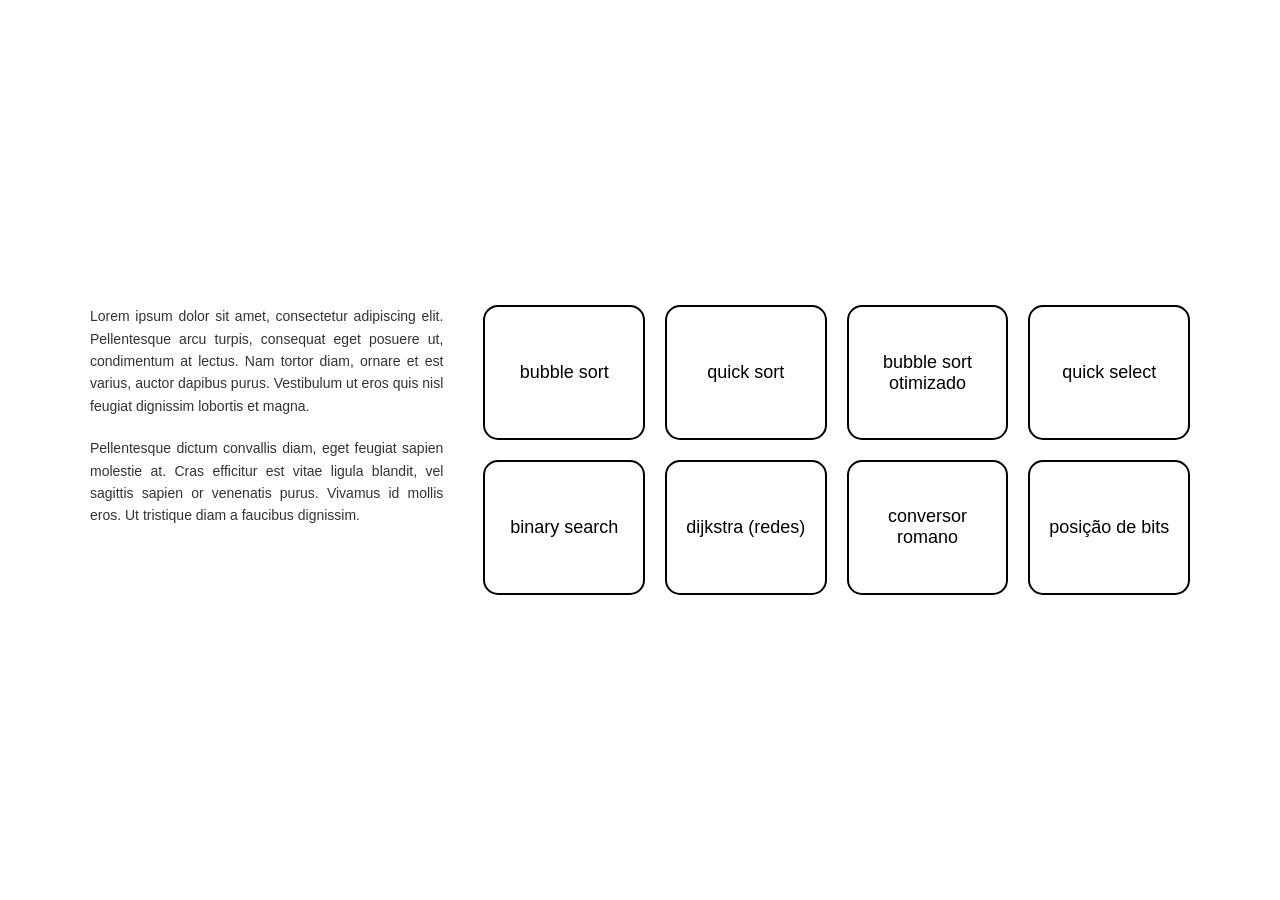
<file: public/index.html>
<!DOCTYPE html>
<html lang="pt-BR">
<head>
    <meta charset="UTF-8">
    <meta name="viewport" content="width=device-width, initial-scale=1.0">
    <title>Plataforma de Aprendizado - Algoritmos</title>
    <link rel="stylesheet" href="style.css">
</head>
<body>

    <div class="container">
        <!-- Coluna de Texto Lateral (Contexto do Projeto) -->
        <aside class="texto-lateral">
            <p>Lorem ipsum dolor sit amet, consectetur adipiscing elit. Pellentesque arcu turpis, consequat eget posuere ut, condimentum at lectus. Nam tortor diam, ornare et est varius, auctor dapibus purus. Vestibulum ut eros quis nisl feugiat dignissim lobortis et magna.</p>
            <p>Pellentesque dictum convallis diam, eget feugiat sapien molestie at. Cras efficitur est vitae ligula blandit, vel sagittis sapien or venenatis purus. Vivamus id mollis eros. Ut tristique diam a faucibus dignissim.</p>
        </aside>

        <!-- Grade de Caixas Interativas baseada no layout tela.png -->
        <main class="grade-algoritmos">
            <div class="caixa-card" onclick="window.location.href='/bubble-sort.html'">
                <span>bubble sort</span>
            </div>
            <div class="caixa-card" onclick="window.location.href='/quick-sort.html'">
                <span>quick sort</span>
            </div>
            <div class="caixa-card" onclick="window.location.href='/bubble-sort-otimizado.html'">
                <span>bubble sort otimizado</span>
            </div>
            <div class="caixa-card" onclick="window.location.href='/quick-select.html'">
                <span>quick select</span>
            </div>
            <div class="caixa-card" onclick="window.location.href='/busca-binaria.html'">
                <span>binary search</span>
            </div>
            <div class="caixa-card" onclick="window.location.href='/dijkstra.html'">
                <span>dijkstra (redes)</span>
            </div>
            <div class="caixa-card" onclick="window.location.href='/romanos.html'">
                <span>conversor romano</span>
            </div>
            <div class="caixa-card" onclick="window.location.href='/bits-positivos.html'">
                <span>posição de bits</span>
            </div>
        </main>
    </div>

</body>
</html>
</file>
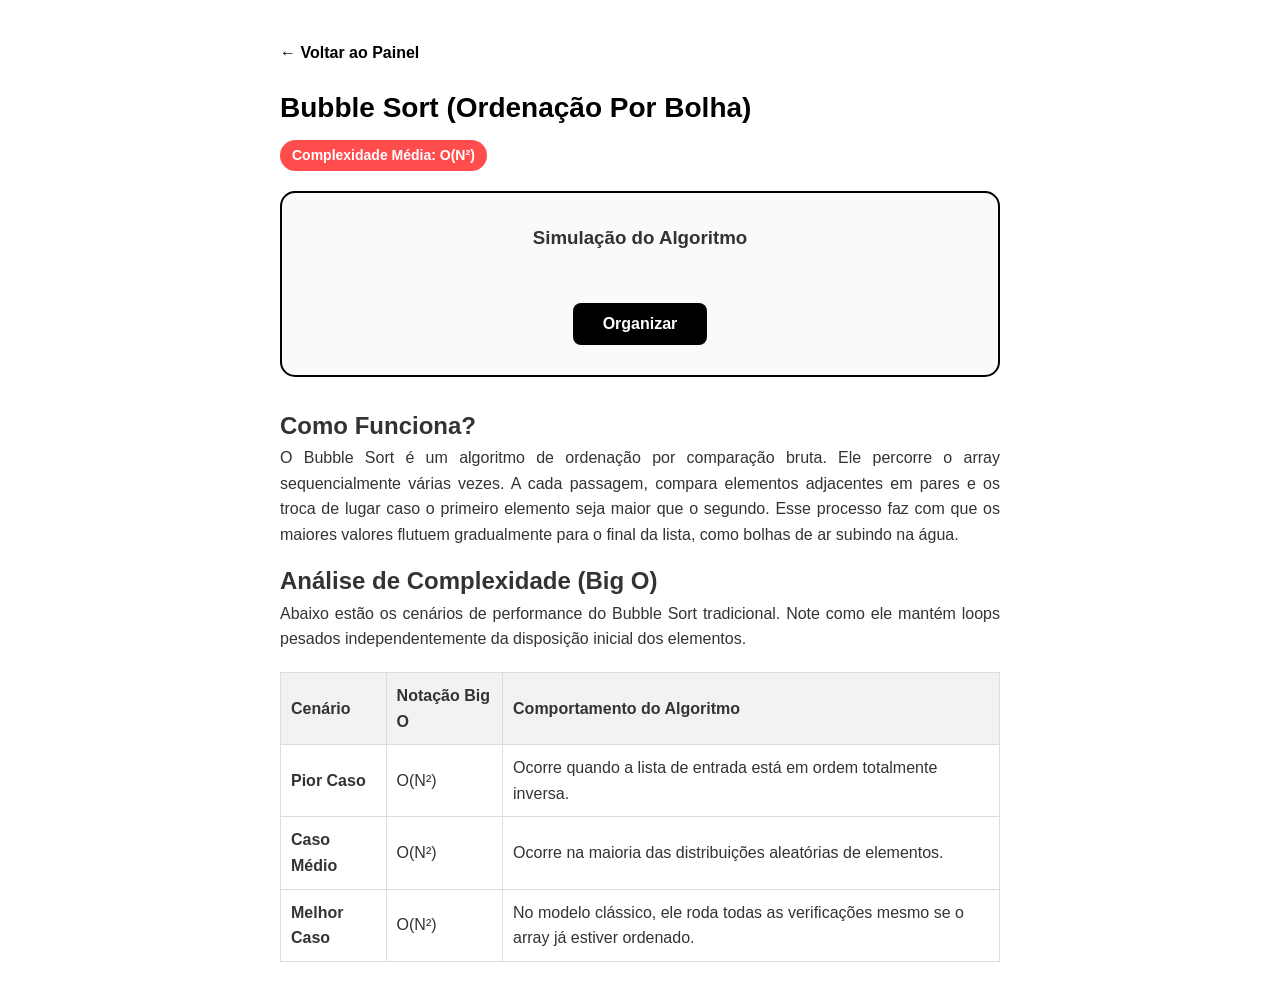
<file: public/bubble-sort.html>
<!DOCTYPE html>
<html lang="pt-BR">
<head>
    <meta charset="UTF-8">
    <meta name="viewport" content="width=device-width, initial-scale=1.0">
    <title>Instrução - Bubble Sort</title>
    <style>
        * {
            box-sizing: border-box;
            margin: 0;
            padding: 0;
            font-family: Arial, sans-serif;
        }

        body {
            padding: 40px;
            background-color: #ffffff;
            color: #333333;
            max-width: 800px;
            margin: 0 auto;
            line-height: 1.6;
        }

        .voltar {
            display: inline-block;
            margin-bottom: 20px;
            color: #000000;
            text-decoration: none;
            font-weight: bold;
        }

        h1 {
            font-size: 28px;
            margin-bottom: 10px;
            color: #000000;
            text-transform: capitalize;
        }

        .badge-performance {
            display: inline-block;
            background-color: #ff4d4d;
            color: white;
            padding: 4px 12px;
            border-radius: 20px;
            font-size: 14px;
            font-weight: bold;
            margin-bottom: 20px;
        }

        .painel-simulacao {
            border: 2px solid #000000;
            border-radius: 15px;
            padding: 30px;
            margin-bottom: 30px;
            background-color: #fafafa;
            text-align: center;
        }

        .container-valores {
            display: flex;
            justify-content: center;
            gap: 15px;
            margin: 25px 0;
        }

        .bloco-numero {
            width: 50px;
            height: 50px;
            border: 2px solid #000000;
            border-radius: 8px;
            display: flex;
            justify-content: center;
            align-items: center;
            font-size: 20px;
            font-weight: bold;
            background-color: #ffffff;
            transition: all 0.3s ease;
        }

        .bloco-numero.ativo {
            background-color: #e6f7ff;
            border-color: #1890ff;
        }

        button {
            background-color: #000000;
            color: #ffffff;
            border: none;
            padding: 12px 30px;
            font-size: 16px;
            font-weight: bold;
            border-radius: 8px;
            cursor: pointer;
            transition: background-color 0.2s;
        }

        button:hover {
            background-color: #333333;
        }

        .explicacao {
            margin-top: 30px;
        }

        .explicacao p {
            margin-bottom: 15px;
            text-align: justify;
        }

        table {
            width: 100%;
            border-collapse: collapse;
            margin-top: 20px;
        }

        th, td {
            border: 1px solid #dddddd;
            text-align: left;
            padding: 10px;
        }

        th {
            background-color: #f2f2f2;
        }
    </style>
</head>
<body>

    <a href="/" class="voltar">← Voltar ao Painel</a>

    <h1>Bubble Sort (Ordenação por Bolha)</h1>
    <div class="badge-performance">Complexidade Média: O(N²)</div>

    <!-- Painel de Simulação Prática -->
    <div class="painel-simulacao">
        <h3>Simulação do Algoritmo</h3>
        
        <div class="container-valores" id="containerValores">
            <!-- Os blocos de números serão injetados via JavaScript -->
        </div>

        <button id="btnOrganizar" onclick="executarBubbleSort()">Organizar</button>
    </div>

    <!-- Seção de Explicação Teórica -->
    <div class="explicacao">
        <h2>Como Funciona?</h2>
        <p>O Bubble Sort é um algoritmo de ordenação por comparação bruta. Ele percorre o array sequencialmente várias vezes. A cada passagem, compara elementos adjacentes em pares e os troca de lugar caso o primeiro elemento seja maior que o segundo. Esse processo faz com que os maiores valores flutuem gradualmente para o final da lista, como bolhas de ar subindo na água.</p>

        <h2>Análise de Complexidade (Big O)</h2>
        <p>Abaixo estão os cenários de performance do Bubble Sort tradicional. Note como ele mantém loops pesados independentemente da disposição inicial dos elementos.</p>
        
        <table>
            <thead>
                <tr>
                    <th>Cenário</th>
                    <th>Notação Big O</th>
                    <th>Comportamento do Algoritmo</th>
                </tr>
            </thead>
            <tbody>
                <tr>
                    <td><strong>Pior Caso</strong></td>
                    <td>O(N²)</td>
                    <td>Ocorre quando a lista de entrada está em ordem totalmente inversa.</td>
                </tr>
                <tr>
                    <td><strong>Caso Médio</strong></td>
                    <td>O(N²)</td>
                    <td>Ocorre na maioria das distribuições aleatórias de elementos.</td>
                </tr>
                <tr>
                    <td><strong>Melhor Caso</strong></td>
                    <td>O(N²)</td>
                    <td>No modelo clássico, ele roda todas as verificações mesmo se o array já estiver ordenado.</td>
                </tr>
            </tbody>
        </table>
    </div>

    <script>
        // Array inicial desordenado para demonstração rápida
        let numeros =;

        // Renderiza visualmente os blocos numéricos na tela
        function renderizarBlocos() {
            const container = document.getElementById('containerValores');
            container.innerHTML = '';
            numeros.forEach(num => {
                const bloco = document.createElement('div');
                bloco.className = 'bloco-numero';
                bloco.innerText = num;
                container.appendChild(bloco);
            });
        }

        // Lógica de ordenação executada pelo clique do evento do botão
        function executarBubbleSort() {
            let n = numeros.length;
            
            // Implementação direta do algoritmo clássico estudado
            for (let i = 0; i < n; i++) {
                for (let j = 0; j < n - i - 1; j++) {
                    if (numeros[j] > numeros[j + 1]) {
                        // Realiza a troca dos valores
                        let temp = numeros[j];
                        numeros[j] = numeros[j + 1];
                        numeros[j + 1] = temp;
                    }
                }
            }

            // Atualiza a tela com o resultado ordenado em ordem crescente
            renderizarBlocos();
            
            // Desabilita o botão após ordenar
            const btn = document.getElementById('btnOrganizar');
            btn.innerText = 'Ordenado!';
            btn.disabled = true;
            btn.style.backgroundColor = '#cccccc';
            btn.style.cursor = 'default';
        }

        // Inicializa a exibição na primeira carga da página
        renderizarBlocos();
    </script>
</body>
</html>
</file>
<file: public/style.css>
* {
    box-sizing: border-box;
    margin: 0;
    padding: 0;
    font-family: Arial, sans-serif;
}

body {
    display: flex;
    justify-content: center;
    align-items: center;
    min-height: 100vh;
    background-color: #ffffff;
    padding: 40px;
}

.container {
    display: flex;
    max-width: 1100px;
    width: 100%;
    gap: 40px;
}

.texto-lateral {
    flex: 1;
    font-size: 14px;
    line-height: 1.6;
    color: #333333;
    text-align: justify;
}

.texto-lateral p {
    margin-bottom: 20px;
}

.grade-algoritmos {
    flex: 2;
    display: grid;
    grid-template-columns: repeat(4, 1fr);
    gap: 20px;
}

.caixa-card {
    border: 2px solid #000000;
    border-radius: 15px;
    aspect-ratio: 1.2 / 1;
    display: flex;
    justify-content: center;
    align-items: center;
    cursor: pointer;
    padding: 15px;
    transition: background-color 0.2s, transform 0.1s;
    background-color: #ffffff;
}

.caixa-card span {
    font-size: 18px;
    color: #000000;
    text-align: center;
    font-weight: 500;
}

/* Efeito sutil ao passar o mouse para dar feedback de clique */
.caixa-card:hover {
    background-color: #f5f5f5;
    transform: scale(1.02);
}
</file>
